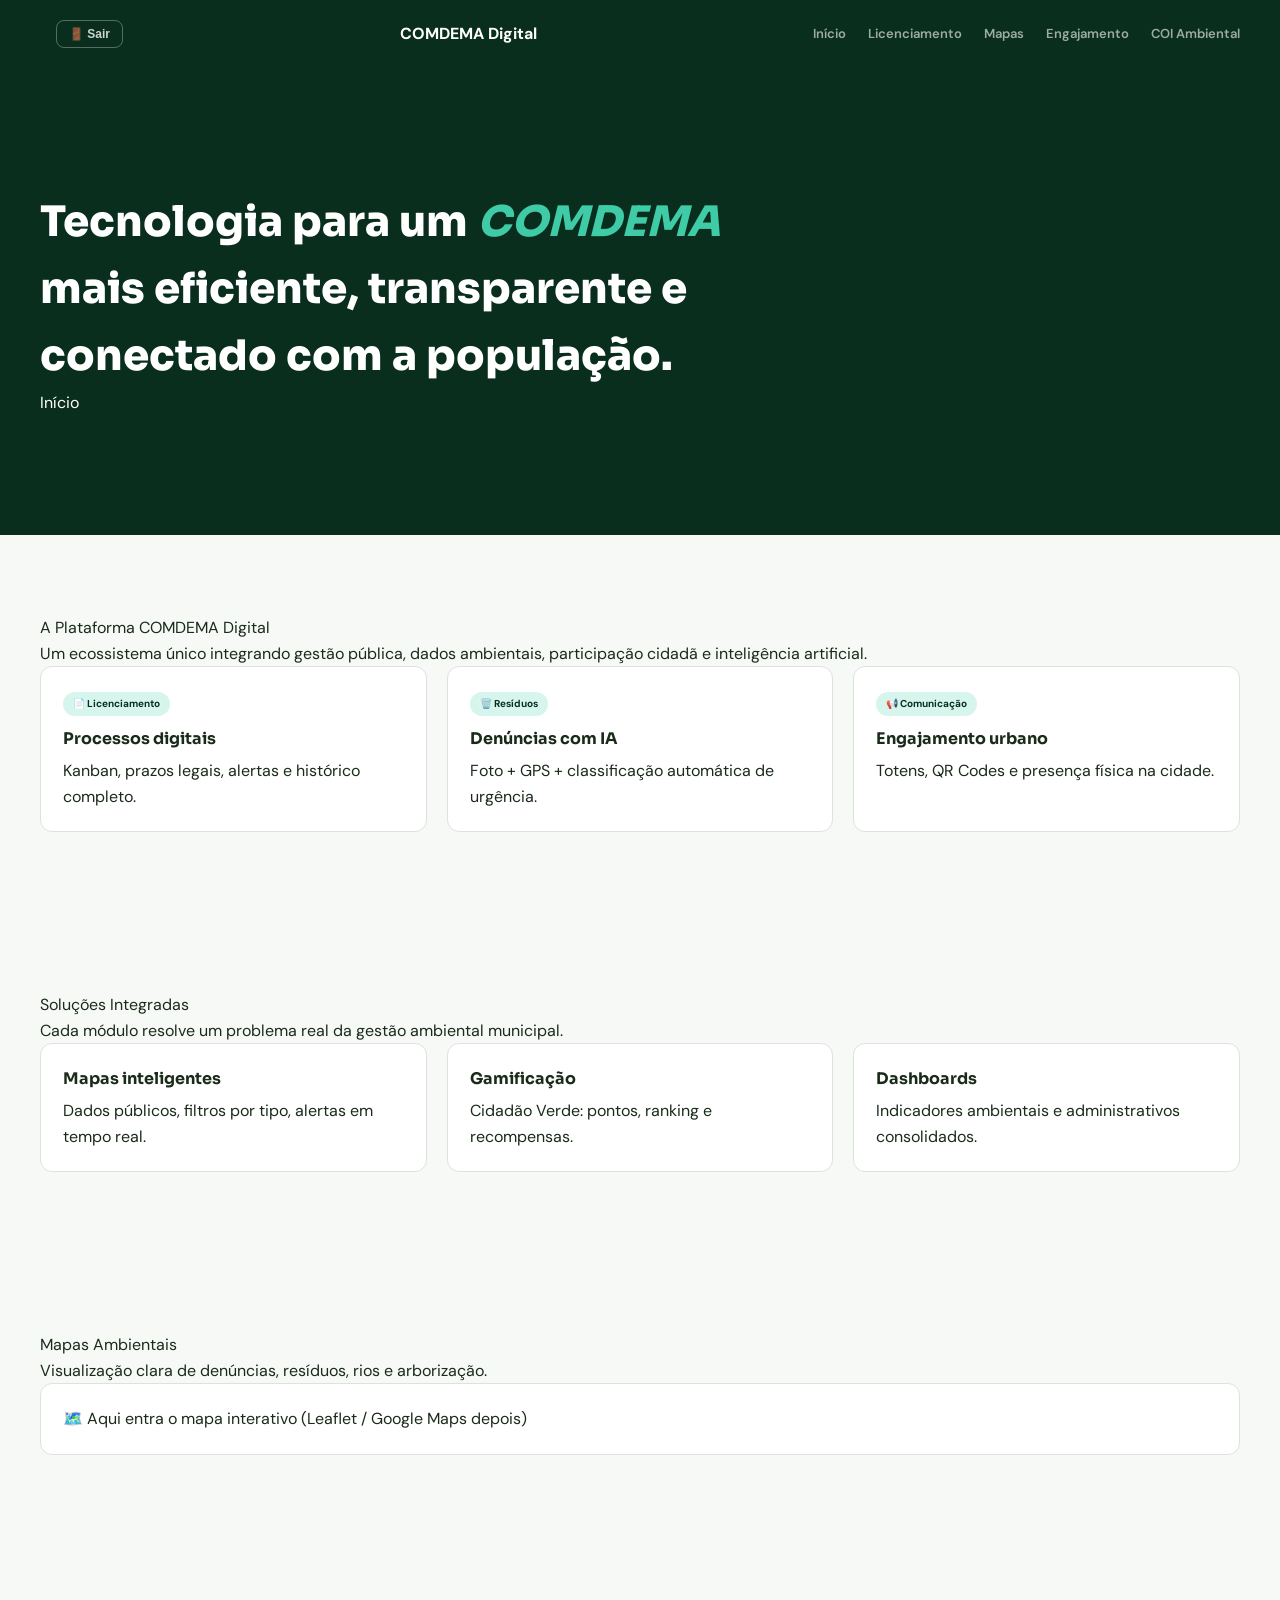
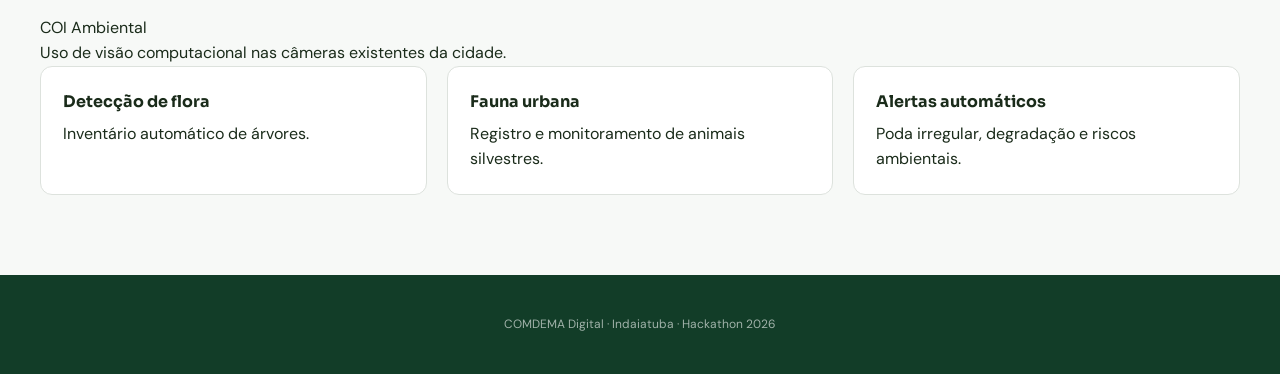
<file: index.html>
<!DOCTYPE html>
<html lang="pt-BR">
<head>
  <meta charset="UTF-8" />
  <meta name="viewport" content="width=device-width, initial-scale=1.0" />
  <title>COMDEMA Digital — Indaiatuba</title>

  <!-- Fonts -->
  <link href="https://fonts.googleapis.com/css2?family=Sora:wght@300;400;600;700;800&family=DM+Sans:wght@300;400;500&display=swap" rel="stylesheet">

  <!-- CSS -->
  <link rel="stylesheet" href="css/theme.css">
  <link rel="stylesheet" href="css/base.css">
  <link rel="stylesheet" href="css/components.css">
</head>

<body>

<!-- HEADER -->
<header>
  <button  class="btn-logout" onclick="logout()" style="margin-left:16px;" class="btn-sm">
  🚪 Sair
</button>

<script>
  function logout() {
    localStorage.removeItem('userRole');
    window.location.href = 'login.html';
  }
</script>
  <strong>COMDEMA Digital</strong>
<nav>
  <a href="index.html">Início</a>
  <a href="licenciamento.html">Licenciamento</a>
  <a href="mapas.html">Mapas</a>
  <a href="engajamento.html">Engajamento</a>
  <a href="coi.html">COI Ambiental</a>
</nav>
</header>

<!-- HERO -->
<section class="hero">
  <h1>
    Tecnologia para um <em>COMDEMA</em> mais eficiente,
    transparente e conectado com a população.
  </h1>
  <a href="index.html" class="active">
    Início
  </a>
</section>

<!-- PLATAFORMA -->
<section id="plataforma">
  <div class="section-title">A Plataforma COMDEMA Digital</div>
  <div class="section-sub">
    Um ecossistema único integrando gestão pública, dados ambientais,
    participação cidadã e inteligência artificial.
  </div>

  <div class="grid-3">
    <div class="card">
      <span class="badge">📄 Licenciamento</span>
      <h3>Processos digitais</h3>
      <p>Kanban, prazos legais, alertas e histórico completo.</p>
    </div>
    <div class="card">
      <span class="badge">🗑️ Resíduos</span>
      <h3>Denúncias com IA</h3>
      <p>Foto + GPS + classificação automática de urgência.</p>
    </div>
    <div class="card">
      <span class="badge">📢 Comunicação</span>
      <h3>Engajamento urbano</h3>
      <p>Totens, QR Codes e presença física na cidade.</p>
    </div>
  </div>
</section>

<!-- SOLUÇÕES -->
<section id="solucoes">
  <div class="section-title">Soluções Integradas</div>
  <div class="section-sub">
    Cada módulo resolve um problema real da gestão ambiental municipal.
  </div>

  <div class="grid-3">
    <div class="card">
      <h3>Mapas inteligentes</h3>
      <p>Dados públicos, filtros por tipo, alertas em tempo real.</p>
    </div>
    <div class="card">
      <h3>Gamificação</h3>
      <p>Cidadão Verde: pontos, ranking e recompensas.</p>
    </div>
    <div class="card">
      <h3>Dashboards</h3>
      <p>Indicadores ambientais e administrativos consolidados.</p>
    </div>
  </div>
</section>

<!-- MAPAS -->
<section id="mapas">
  <div class="section-title">Mapas Ambientais</div>
  <div class="section-sub">
    Visualização clara de denúncias, resíduos, rios e arborização.
  </div>

  <div class="card">
    🗺️ Aqui entra o mapa interativo (Leaflet / Google Maps depois)
  </div>
</section>

<!-- COI -->
<section id="coi">
  <div class="section-title">COI Ambiental</div>
  <div class="section-sub">
    Uso de visão computacional nas câmeras existentes da cidade.
  </div>

  <div class="grid-3">
    <div class="card">
      <h3>Detecção de flora</h3>
      <p>Inventário automático de árvores.</p>
    </div>
    <div class="card">
      <h3>Fauna urbana</h3>
      <p>Registro e monitoramento de animais silvestres.</p>
    </div>
    <div class="card">
      <h3>Alertas automáticos</h3>
      <p>Poda irregular, degradação e riscos ambientais.</p>
    </div>
  </div>
</section>

<footer>
  COMDEMA Digital · Indaiatuba · Hackathon 2026
</footer>

<!-- JS -->
<script src="js/app.js"></script>

</body>
</html>
</file>
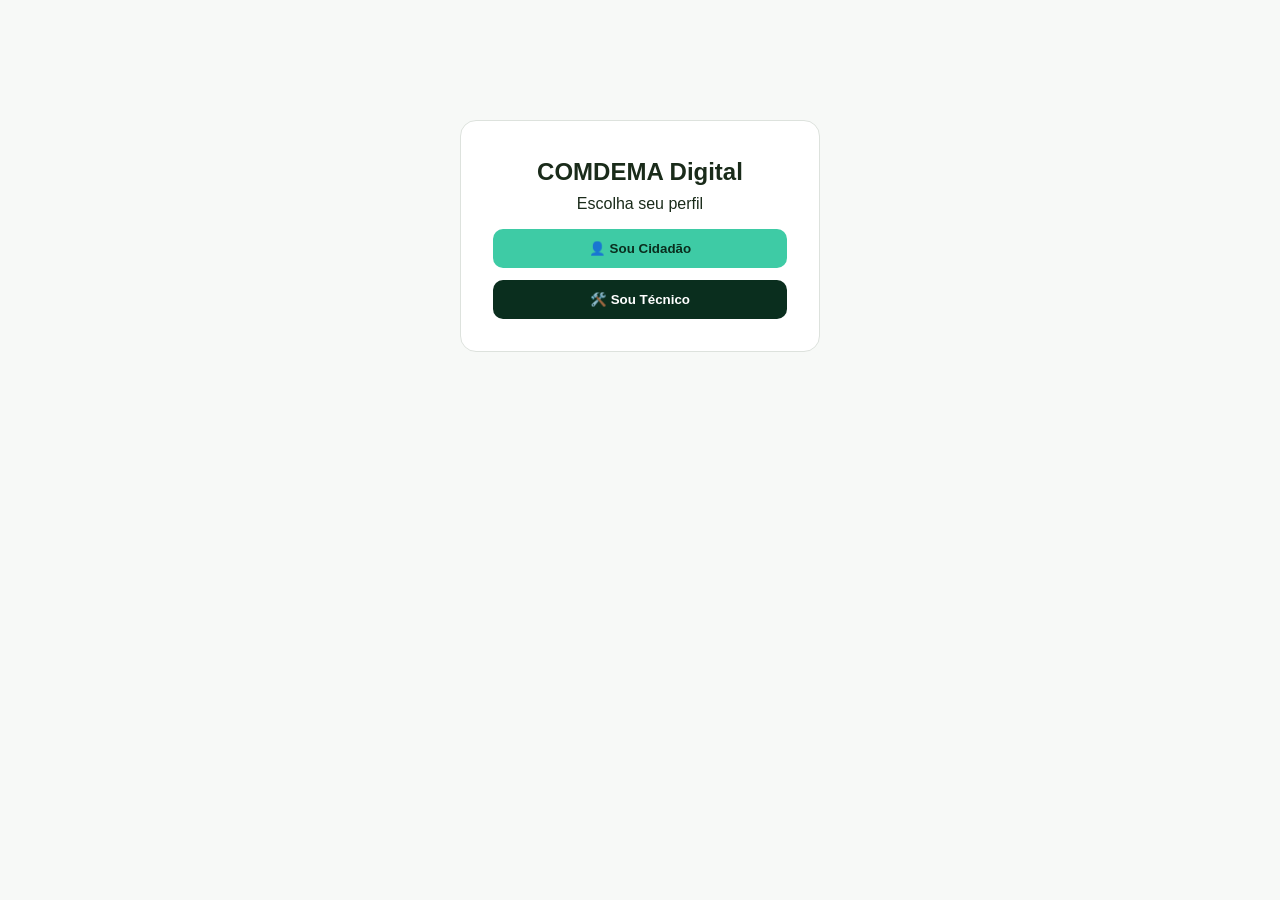
<file: engajamento.html>
<!DOCTYPE html>
<html lang="pt-BR">
<head>
  <meta charset="UTF-8" />
  <meta name="viewport" content="width=device-width, initial-scale=1.0" />
  <title>Cidadão Verde — COMDEMA Digital</title>

  <!-- Fonts -->
  <link href="https://fonts.googleapis.com/css2?family=Sora:wght@300;400;600;700;800&family=DM+Sans:wght@300;400;500&display=swap" rel="stylesheet">

  <!-- CSS compartilhado -->
  <link rel="stylesheet" href="css/theme.css">
  <link rel="stylesheet" href="css/base.css">
  <link rel="stylesheet" href="css/components.css">

  <!-- Estilos da página -->
  <style>
    .page-wrap {
      max-width: 1200px;
      margin: auto;
      padding: 40px;
    }

    .hero-eng {
      background: linear-gradient(135deg,var(--forest),var(--forest-mid));
      color: white;
      border-radius: 18px;
      padding: 56px;
      margin-bottom: 40px;
    }

    .hero-eng h1 {
      font-family: 'Sora', sans-serif;
      font-size: 34px;
      font-weight: 800;
      margin-bottom: 12px;
    }

    .hero-eng em {
      color: var(--mint);
      font-style: normal;
    }

    .eng-grid {
      display: grid;
      grid-template-columns: repeat(auto-fit, minmax(260px, 1fr));
      gap: 20px;
      margin-bottom: 40px;
    }

    .eng-card {
      background: white;
      border: 1px solid var(--gray-200);
      border-radius: 14px;
      padding: 22px;
    }

    .rank {
      display: flex;
      align-items: center;
      gap: 14px;
      padding: 10px 0;
      border-bottom: 1px solid var(--gray-100);
    }

    .rank:last-child {
      border-bottom: none;
    }

    .rank-num {
      font-family: 'Sora', sans-serif;
      font-weight: 800;
      color: var(--mint);
      width: 24px;
      text-align: center;
    }

    .rank-name {
      flex: 1;
      font-size: 13px;
    }

    .rank-pts {
      font-family: 'Sora', sans-serif;
      font-weight: 700;
      color: var(--forest);
      font-size: 13px;
    }

    .cta-box {
      background: var(--mint-pale);
      border-radius: 14px;
      padding: 24px;
      text-align: center;
    }

    .cta-btn {
      display: inline-block;
      margin-top: 14px;
      background: var(--mint);
      color: var(--forest);
      padding: 12px 20px;
      border-radius: 10px;
      font-family: 'Sora', sans-serif;
      font-weight: 700;
      font-size: 13px;
    }
  </style>
</head>

<body>

<header>
  <button  class="btn-logout" onclick="logout()" style="margin-left:16px;" class="btn-sm">
  🚪 Sair
</button>

<script>
  function logout() {
    localStorage.removeItem('userRole');
    window.location.href = 'login.html';
  }
</script>
  <strong>COMDEMA Digital</strong>
  <nav>
    <a href="index.html">Início</a>
    <a href="licenciamento.html">Licenciamento</a>
    <a href="mapas.html">Mapas</a>
    <a href="engajamento.html" class="active">Engajamento</a>
    <a href="coi.html">COI Ambiental</a>
  </nav>
</header>

<main class="page-wrap">

  <!-- HERO -->
  <section class="hero-eng">
    <h1>
      Programa <em>Cidadão Verde</em>
    </h1>
    <p>
      Engajando a população de Indaiatuba na proteção do meio ambiente
      por meio de tecnologia, participação e reconhecimento.
    </p>
  </section>

  <!-- KPIs -->
  <div class="eng-grid">
    <div class="eng-card">
      <h3>👥 Cidadãos ativos</h3>
      <strong id="kpi-users">0</strong>
    </div>

    <div class="eng-card">
      <h3>📍 Denúncias registradas</h3>
      <strong id="kpi-denuncias">0</strong>
    </div>

    <div class="eng-card">
      <h3>🏆 Pontuação máxima</h3>
      <strong id="kpi-max">0</strong>
    </div>
  </div>

  <!-- GRID PRINCIPAL -->
  <div class="eng-grid">

    <!-- Ranking -->
    <div class="eng-card">
      <h3 class="section-title">🏆 Ranking — Cidadão Verde</h3>
      <div id="ranking-list"></div>
    </div>

    <!-- Como funciona -->
    <div class="eng-card">
      <h3 class="section-title">🌱 Como ganhar pontos</h3>
      <ul style="font-size:14px;color:var(--text-muted);line-height:1.8;">
        <li>📸 Denunciar descarte irregular (+50 pts)</li>
        <li>🌳 Reportar poda ou dano ambiental (+40 pts)</li>
        <li>✅ Denúncia resolvida (+20 pts)</li>
        <li>🏅 Bônus mensal por participação ativa</li>
      </ul>
    </div>

    <!-- CTA -->
    <div class="eng-card">
      <h3 class="section-title">📲 Participe agora</h3>
      <div class="cta-box">
        <p>
          Ajude a cidade a cuidar do meio ambiente e
          seja reconhecido por isso.
        </p>
        <a class="cta-btn" href="mapas.html">
          Fazer uma denúncia →
        </a>
      </div>
    </div>

  </div>

</main>

<footer>
  COMDEMA Digital · Programa Cidadão Verde
</footer>

<script>
  const role = localStorage.getItem('userRole');
  if (!role) window.location.href = 'login.html';
</script>

<script>
  /*
    Cada denúncia criada no mapa gera +50 pontos.
    Usamos localStorage para demo.
  */
  function loadEngajamento() {
    const denuncias =
      JSON.parse(localStorage.getItem('denunciasPendentes')) || [];

    const usuarios = {};

    denuncias.forEach((d, i) => {
      const user = `Cidadão ${i % 4 + 1}`;
      usuarios[user] = (usuarios[user] || 0) + 50;
    });

    document.getElementById('kpi-users').innerText =
      Object.keys(usuarios).length;

    document.getElementById('kpi-denuncias').innerText =
      denuncias.length;

    document.getElementById('kpi-max').innerText =
      Math.max(0, ...Object.values(usuarios));

    const rankingList = document.getElementById('ranking-list');
    rankingList.innerHTML = '';

    Object.entries(usuarios)
      .sort((a, b) => b[1] - a[1])
      .forEach(([name, points], index) => {
        const div = document.createElement('div');
        div.className = 'rank';
        div.innerHTML = `
          <div class="rank-num">
            ${index === 0 ? '🥇' : index === 1 ? '🥈' : index === 2 ? '🥉' : index + 1}
          </div>
          <div class="rank-name">${name}</div>
          <div class="rank-pts">${points} pts</div>
        `;
        rankingList.appendChild(div);
      });
  }

  loadEngajamento();
</script>

</body>
</html>
</file>
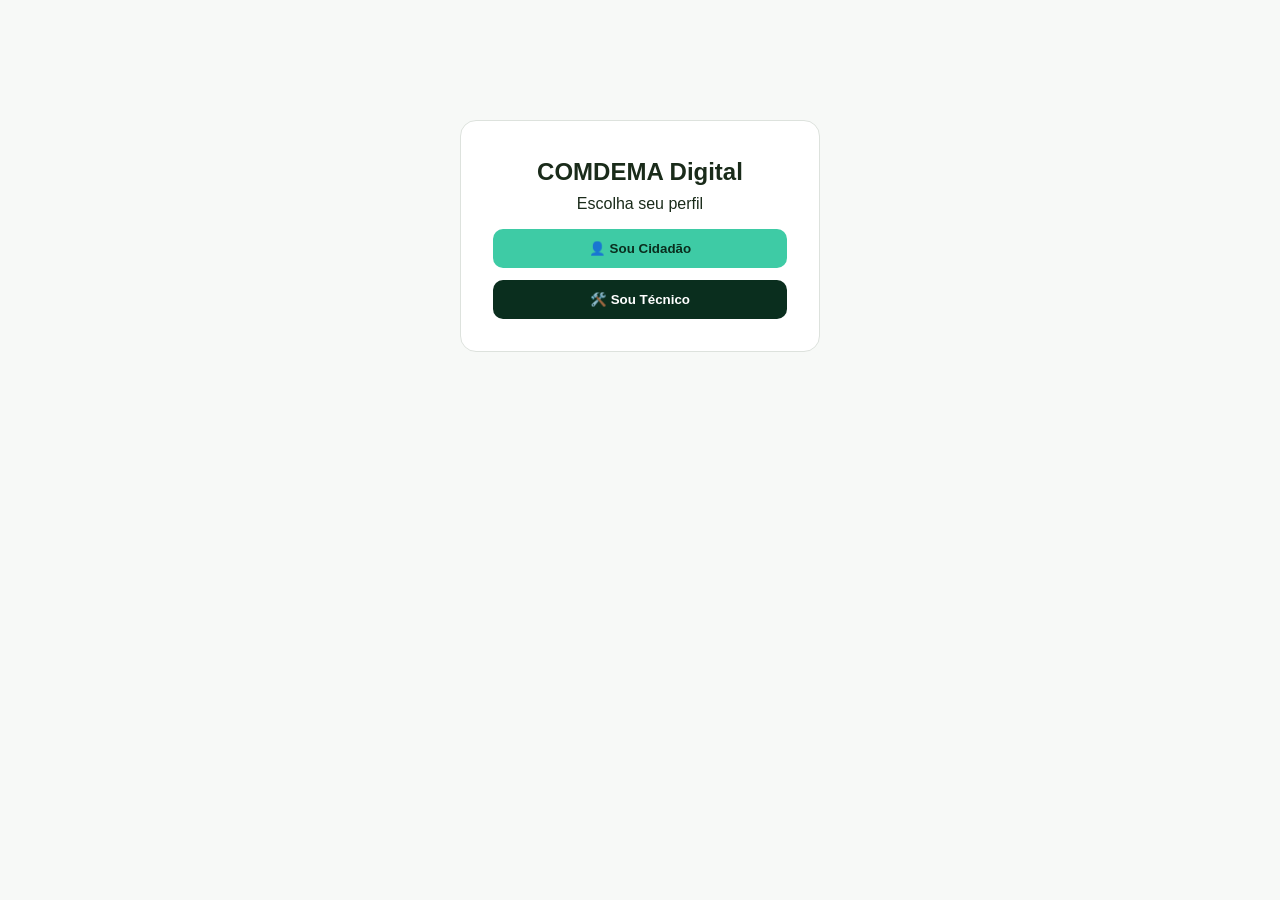
<file: login.html>
<!DOCTYPE html>
<html lang="pt-BR">
<head>
  <meta charset="UTF-8" />
  <meta name="viewport" content="width=device-width, initial-scale=1.0" />
  <title>Login — COMDEMA Digital</title>

  <!-- CSS -->
  <link rel="stylesheet" href="css/theme.css">
  <link rel="stylesheet" href="css/base.css">
  <link rel="stylesheet" href="css/components.css">

  <style>
    .login-box {
      max-width: 360px;
      margin: 120px auto;
      background: white;
      padding: 32px;
      border-radius: 16px;
      border: 1px solid var(--gray-200);
      text-align: center;
    }

    .login-box button {
      width: 100%;
      margin-top: 12px;
      padding: 12px;
      border-radius: 10px;
      border: none;
      font-weight: 700;
      cursor: pointer;
    }

    .btn-cidadao {
      background: var(--mint);
      color: var(--forest);
    }

    .btn-tecnico {
      background: var(--forest);
      color: white;
    }
  </style>
</head>

<body>

<div class="login-box">
  <h2>COMDEMA Digital</h2>
  <p>Escolha seu perfil</p>

  <button class="btn-cidadao" onclick="login('cidadao')">
    👤 Sou Cidadão
  </button>

  <button class="btn-tecnico" onclick="login('tecnico')">
    🛠️ Sou Técnico
  </button>
</div>

<script>
  function login(role) {
    localStorage.setItem('userRole', role);
    window.location.href =
      role === 'tecnico'
        ? 'licenciamento.html'
        : 'mapas.html';
  }
</script>

</body>
</html>
</file>
<file: css/theme.css>
:root {
  --forest:#0A2E1E;
  --forest-mid:#123D28;
  --forest-light:#1B5738;

  --mint:#3ECBA5;
  --mint-light:#7ADFC5;
  --mint-pale:#D6F5ED;

  --amber:#F5A623;
  --red:#E95B5B;
  --blue:#4A90D9;

  --white:#FFFFFF;
  --off-white:#F7F9F7;

  --gray-100:#EEF1EE;
  --gray-200:#DDE2DD;

  --text:#1A2B1A;
  --muted:#5A6B5A;
}
</file>
<file: css/base.css>
* {
  margin: 0;
  padding: 0;
  box-sizing: border-box;
}

html {
  scroll-behavior: smooth;
}

body {
  font-family: 'DM Sans', sans-serif;
  background: var(--off-white);
  color: var(--text);
  line-height: 1.6;
}

a {
  text-decoration: none;
  color: inherit;
}

/* Seções institucionais */
section {
  padding: 80px 40px;
}

/* Container padrão */
.container {
  max-width: 1200px;
  margin: auto;
}
</file>
<file: css/components.css>
/* =====================
   HEADER / NAV
===================== */
header {
  background: var(--forest);
  color: white;
  padding: 20px 40px;
  display: flex;
  justify-content: space-between;
  align-items: center;
}

nav {
  display: flex;
  gap: 22px;
}

nav a {
  font-size: 13px;
  font-weight: 600;
  color: rgba(255,255,255,.6);
}

nav a:hover,
nav a.active {
  color: var(--mint-light);
}

/* =====================
   HERO
===================== */
.hero {
  background: var(--forest);
  color: white;
  padding: 120px 40px;
}

.hero h1 {
  font-family: 'Sora', sans-serif;
  font-size: 42px;
  font-weight: 800;
  max-width: 760px;
}

.hero em {
  color: var(--mint);
}

/* =====================
   GRID / CARD
===================== */
.grid-3 {
  display: grid;
  grid-template-columns: repeat(auto-fit, minmax(260px, 1fr));
  gap: 20px;
}

.card {
  background: white;
  border: 1px solid var(--gray-200);
  border-radius: 12px;
  padding: 22px;
}

.card h3 {
  font-family: 'Sora', sans-serif;
  font-size: 16px;
  margin-bottom: 6px;
}

.badge {
  display: inline-block;
  background: var(--mint-pale);
  color: var(--forest);
  font-size: 10px;
  font-weight: 700;
  padding: 4px 10px;
  border-radius: 20px;
  margin-bottom: 10px;
}

/* =====================
   KANBAN
===================== */
.kanban {
  display: grid;
  grid-template-columns: repeat(auto-fit, minmax(220px, 1fr));
  gap: 16px;
  margin-top: 32px;
}

.kanban-col {
  background: var(--gray-100);
  border-radius: 12px;
  padding: 14px;
}

.kanban-col h4 {
  font-family: 'Sora', sans-serif;
  font-size: 13px;
  font-weight: 700;
  margin-bottom: 12px;
  color: var(--forest);
  text-transform: uppercase;
  letter-spacing: .05em;
}

.col-count {
  background: var(--mint-pale);
  color: var(--forest);
  font-size: 11px;
  font-weight: 700;
  padding: 2px 8px;
  border-radius: 10px;
  margin-left: 6px;
}

.kanban-card {
  background: white;
  border: 1px solid var(--gray-200);
  border-radius: 10px;
  padding: 12px;
  margin-bottom: 10px;
  cursor: grab;
}

.kanban-card:active {
  cursor: grabbing;
}

.kanban-card strong {
  font-size: 13px;
  display: block;
  margin-bottom: 4px;
}

.kanban-meta {
  font-size: 11px;
  color: var(--muted);
}

.kanban-card.dragging {
  opacity: 0.4;
}

.kanban-col.drag-over {
  background: rgba(62,203,165,.18);
  border: 2px dashed var(--mint);
}

/* =====================
   BLUR / SENSITIVE
===================== */
.kanban-card.blurred {
  filter: blur(3px);
  opacity: 0.6;
  pointer-events: none;
}

.sensitive {
  filter: blur(4px);
  cursor: pointer;
  transition: filter .2s ease;
}

.sensitive:hover {
  filter: blur(0);
}

/* =====================
   MODAL
===================== */
.modal {
  position: fixed;
  inset: 0;
  z-index: 999;
}

.modal.hidden {
  display: none;
}

.modal-overlay {
  position: absolute;
  inset: 0;
  background: rgba(0,0,0,.45);
}

.modal-content {
  position: relative;
  background: white;
  max-width: 480px;
  margin: 80px auto;
  padding: 24px;
  border-radius: 16px;
  z-index: 2;
}

.modal-content h3 {
  font-family: 'Sora', sans-serif;
  margin-bottom: 12px;
}

.modal-content label {
  display: flex;
  flex-direction: column;
  font-size: 12px;
  margin-bottom: 10px;
}

.modal-content input,
.modal-content select {
  padding: 8px;
  border-radius: 6px;
  border: 1px solid var(--gray-200);
  font-family: inherit;
}

.modal-close {
  margin-top: 16px;
  background: var(--mint);
  color: var(--forest);
  border: none;
  padding: 10px 18px;
  border-radius: 8px;
  font-weight: 700;
  cursor: pointer;
}

/* Modal responsivo */
@media (max-width: 520px) {
  .modal-content {
    margin: 40px 16px;
  }
}

/* =====================
   MODAL BLUR
===================== */
body.modal-open main {
  filter: blur(4px);
}

/* =====================
   FOOTER
===================== */
footer {
  background: var(--forest-mid);
  color: rgba(255,255,255,.6);
  padding: 40px;
  text-align: center;
  font-size: 12px;
}

/* =====================
   LOGOUT BUTTON
===================== */
.btn-logout {
  background: transparent;
  border: 1px solid rgba(255,255,255,.3);
  color: rgba(255,255,255,.8);
  padding: 6px 12px;
  border-radius: 8px;
  font-size: 12px;
  font-weight: 600;
  cursor: pointer;
}

.btn-logout:hover {
  background: rgba(255,255,255,.1);
  color: white;
}
</file>
